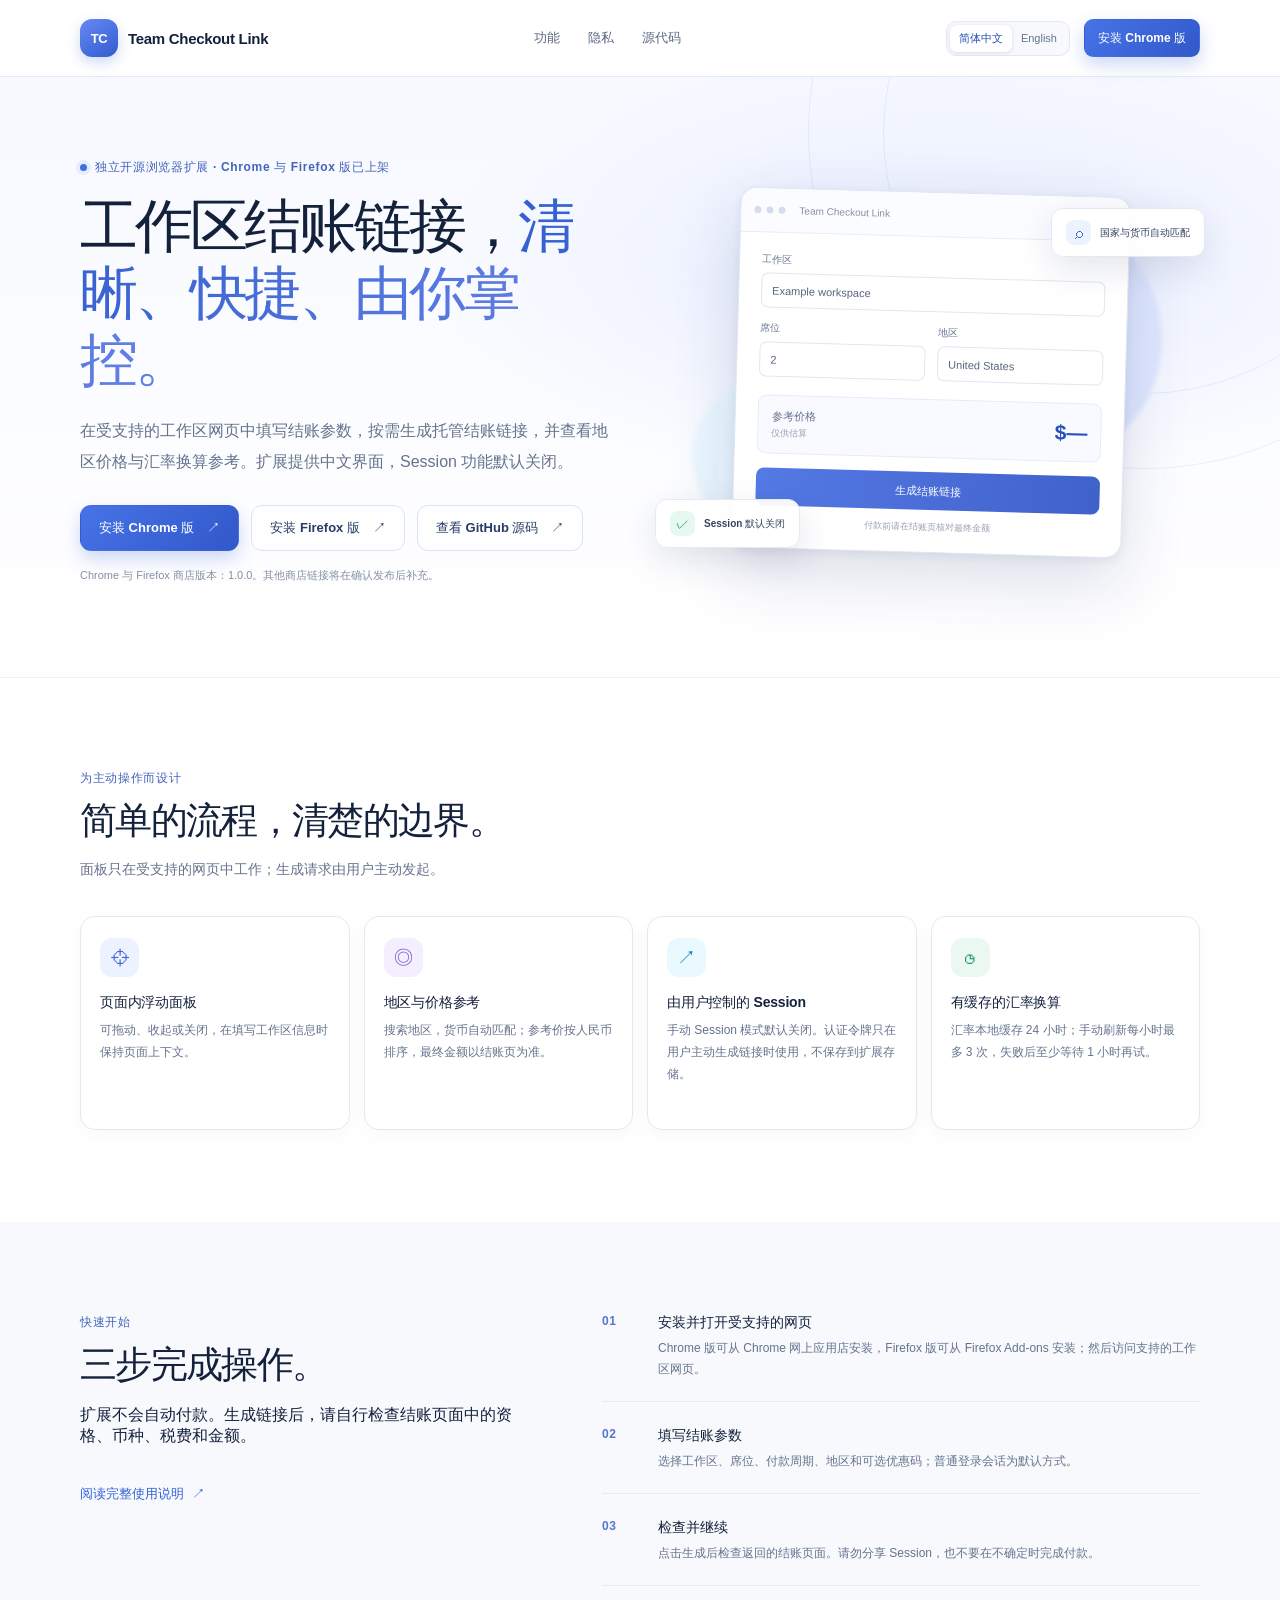
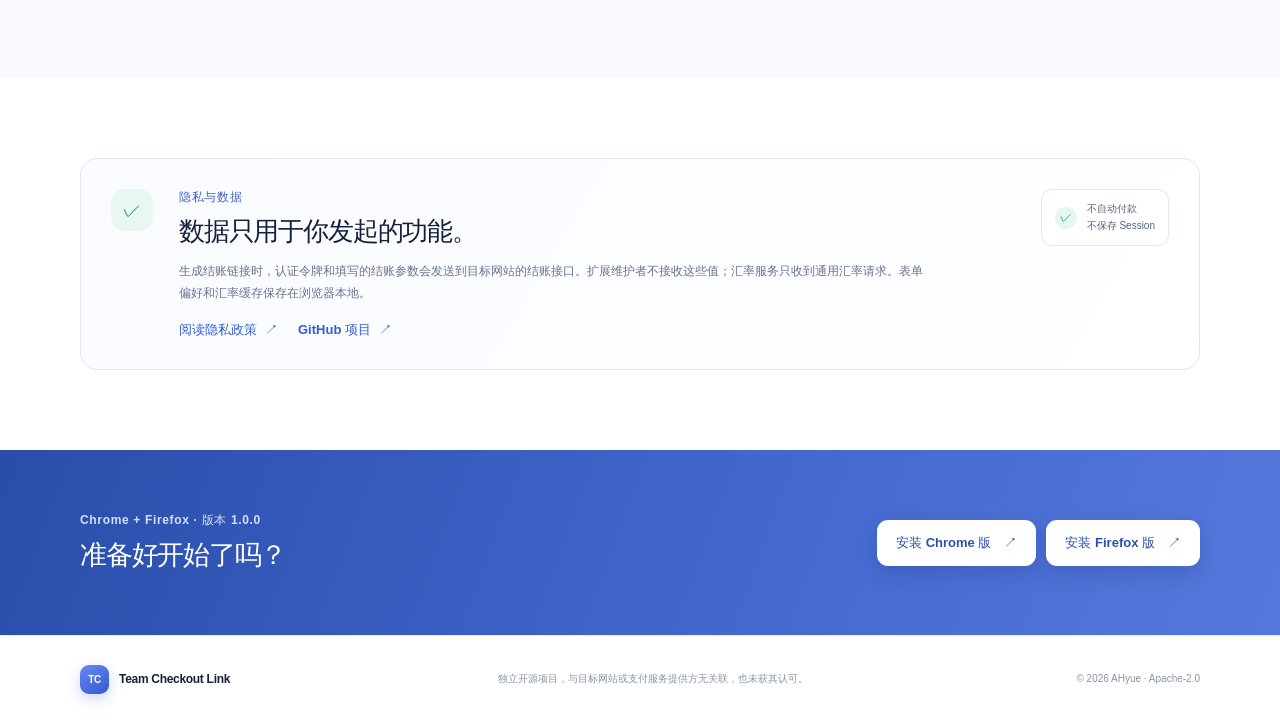
<file: docs/index.html>
<!doctype html>
<html lang="zh-CN">
  <head>
    <meta charset="utf-8">
    <meta name="viewport" content="width=device-width, initial-scale=1">
    <meta name="theme-color" content="#f5f8ff">
    <meta name="description" content="Team Checkout Link — an independent open-source browser extension with an in-page Chinese and English language switch.">
    <title>Team Checkout Link — 简体中文</title>
    <link rel="icon" href="./favicon.svg" type="image/svg+xml">
    <link rel="stylesheet" href="./styles.css">
    <script src="./app.js" defer></script>
  </head>
  <body>
    <header class="site-header">
      <div class="container header-inner">
        <a class="brand" href="#top" aria-label="Team Checkout Link home">
          <span class="brand-mark" aria-hidden="true">TC</span>
          <span class="brand-name">Team Checkout Link</span>
        </a>
        <nav class="main-nav" aria-label="Main navigation">
          <a href="#features" data-copy="navFeatures">功能</a>
          <a href="#privacy" data-copy="navPrivacy">隐私</a>
          <a href="https://github.com/AHyue/teamCheckoutLink" target="_blank" rel="noopener noreferrer" data-copy="navSource">源代码</a>
        </nav>
        <div class="header-actions">
          <div class="language-switch" role="group" aria-label="Language">
            <button type="button" data-language="zh" aria-pressed="true">简体中文</button>
            <button type="button" data-language="en" aria-pressed="false">English</button>
          </div>
          <a class="button button-small button-primary" href="https://chrome.google.com/webstore/detail/egjbpdjjmmmbnccbhhknnnimpbjhmdie" target="_blank" rel="noopener noreferrer" data-copy="installChrome">安装 Chrome 版</a>
        </div>
      </div>
    </header>

    <main id="top">
      <section class="hero">
        <div class="container hero-grid">
          <div class="hero-copy">
            <p class="eyebrow"><span class="eyebrow-dot"></span><span data-copy="eyebrow">独立开源浏览器扩展 · Chrome 与 Firefox 版已上架</span></p>
            <h1><span data-copy="heroTitleLead">工作区结账链接，</span><span class="text-gradient" data-copy="heroTitleAccent">清晰、快捷、由你掌控。</span></h1>
            <p class="hero-description" data-copy="heroDescription">在受支持的工作区网页中填写结账参数，按需生成托管结账链接，并查看地区价格与汇率换算参考。扩展提供中文界面，Session 功能默认关闭。</p>
            <div class="hero-actions">
              <a class="button button-primary" href="https://chrome.google.com/webstore/detail/egjbpdjjmmmbnccbhhknnnimpbjhmdie" target="_blank" rel="noopener noreferrer"><span data-copy="installChrome">安装 Chrome 版</span><span aria-hidden="true">↗</span></a>
              <a class="button button-secondary" href="https://addons.mozilla.org/addon/team-checkout-link/" target="_blank" rel="noopener noreferrer"><span data-copy="installFirefox">安装 Firefox 版</span><span aria-hidden="true">↗</span></a>
              <a class="button button-secondary" href="https://github.com/AHyue/teamCheckoutLink" target="_blank" rel="noopener noreferrer"><span data-copy="viewSource">查看 GitHub 源码</span><span aria-hidden="true">↗</span></a>
            </div>
            <p class="hero-note" data-copy="heroNote">Chrome 与 Firefox 商店版本：1.0.0。其他商店链接将在确认发布后补充。</p>
          </div>
          <div class="hero-art" aria-hidden="true">
            <div class="glow glow-one"></div>
            <div class="glow glow-two"></div>
            <div class="mock-window">
              <div class="mock-titlebar"><span></span><span></span><span></span><i>Team Checkout Link</i></div>
              <div class="mock-content">
                <div class="mock-label" data-copy="mockWorkspace">工作区</div>
                <div class="mock-input">Example workspace</div>
                <div class="mock-two-col"><div><div class="mock-label" data-copy="mockSeats">席位</div><div class="mock-input">2</div></div><div><div class="mock-label" data-copy="mockRegion">地区</div><div class="mock-input">United States</div></div></div>
                <div class="mock-price"><span data-copy="mockPrice">参考价格</span><b>$—</b><small data-copy="mockEstimate">仅供估算</small></div>
                <div class="mock-cta" data-copy="mockButton">生成结账链接 <span aria-hidden="true">→</span></div>
                <div class="mock-caption" data-copy="mockFooter">付款前请在结账页核对最终金额</div>
              </div>
            </div>
            <div class="floating-chip chip-top"><span class="chip-icon">⌕</span><span data-copy="chipSearch">国家与货币自动匹配</span></div>
            <div class="floating-chip chip-bottom"><span class="chip-icon chip-check">✓</span><span data-copy="chipSession">Session 默认关闭</span></div>
          </div>
        </div>
      </section>

      <section class="section features-section" id="features">
        <div class="container">
          <div class="section-heading">
            <p class="eyebrow" data-copy="featuresEyebrow">为主动操作而设计</p>
            <h2 data-copy="featuresTitle">简单的流程，清楚的边界。</h2>
            <p data-copy="featuresIntro">面板只在受支持的网页中工作；生成请求由用户主动发起。</p>
          </div>
          <div class="feature-grid">
            <article class="feature-card">
              <span class="feature-icon icon-blue" aria-hidden="true">⌖</span>
              <h3 data-copy="featurePanelTitle">页面内浮动面板</h3>
              <p data-copy="featurePanelText">可拖动、收起或关闭，在填写工作区信息时保持页面上下文。</p>
            </article>
            <article class="feature-card">
              <span class="feature-icon icon-violet" aria-hidden="true">◎</span>
              <h3 data-copy="featureRegionTitle">地区与价格参考</h3>
              <p data-copy="featureRegionText">搜索地区，货币自动匹配；参考价按人民币排序，最终金额以结账页为准。</p>
            </article>
            <article class="feature-card">
              <span class="feature-icon icon-cyan" aria-hidden="true">↗</span>
              <h3 data-copy="featureSessionTitle">由用户控制的 Session</h3>
              <p data-copy="featureSessionText">手动 Session 模式默认关闭。认证令牌只在用户主动生成链接时使用，不保存到扩展存储。</p>
            </article>
            <article class="feature-card">
              <span class="feature-icon icon-green" aria-hidden="true">◷</span>
              <h3 data-copy="featureRateTitle">有缓存的汇率换算</h3>
              <p data-copy="featureRateText">汇率本地缓存 24 小时；手动刷新每小时最多 3 次，失败后至少等待 1 小时再试。</p>
            </article>
          </div>
        </div>
      </section>

      <section class="section steps-section">
        <div class="container steps-layout">
          <div class="section-heading steps-heading">
            <p class="eyebrow" data-copy="stepsEyebrow">快速开始</p>
            <h2 data-copy="stepsTitle">三步完成操作。</h2>
            <p data-copy="stepsIntro">扩展不会自动付款。生成链接后，请自行检查结账页面中的资格、币种、税费和金额。</p>
            <a class="text-link" data-guide-link href="https://github.com/AHyue/teamCheckoutLink#使用" target="_blank" rel="noopener noreferrer"><span data-copy="readGuide">阅读完整使用说明</span><span aria-hidden="true">↗</span></a>
          </div>
          <ol class="steps-list">
            <li><span class="step-number">01</span><div><h3 data-copy="stepOneTitle">安装并打开受支持的网页</h3><p data-copy="stepOneText">Chrome 版可从 Chrome 网上应用店安装，Firefox 版可从 Firefox Add-ons 安装；然后访问支持的工作区网页。</p></div></li>
            <li><span class="step-number">02</span><div><h3 data-copy="stepTwoTitle">填写结账参数</h3><p data-copy="stepTwoText">选择工作区、席位、付款周期、地区和可选优惠码；普通登录会话为默认方式。</p></div></li>
            <li><span class="step-number">03</span><div><h3 data-copy="stepThreeTitle">检查并继续</h3><p data-copy="stepThreeText">点击生成后检查返回的结账页面。请勿分享 Session，也不要在不确定时完成付款。</p></div></li>
          </ol>
        </div>
      </section>

      <section class="section privacy-section" id="privacy">
        <div class="container privacy-card">
          <div class="privacy-mark" aria-hidden="true">✓</div>
          <div class="privacy-copy">
            <p class="eyebrow" data-copy="privacyEyebrow">隐私与数据</p>
            <h2 data-copy="privacyTitle">数据只用于你发起的功能。</h2>
            <p data-copy="privacyText">生成结账链接时，认证令牌和填写的结账参数会发送到目标网站的结账接口。扩展维护者不接收这些值；汇率服务只收到通用汇率请求。表单偏好和汇率缓存保存在浏览器本地。</p>
            <div class="privacy-links">
              <a class="text-link" href="https://github.com/AHyue/teamCheckoutLink/blob/main/PRIVACY.md" target="_blank" rel="noopener noreferrer"><span data-copy="privacyPolicy">阅读隐私政策</span><span aria-hidden="true">↗</span></a>
              <a class="text-link" href="https://github.com/AHyue/teamCheckoutLink" target="_blank" rel="noopener noreferrer"><span data-copy="githubRepo">GitHub 项目</span><span aria-hidden="true">↗</span></a>
            </div>
          </div>
          <div class="privacy-side-note"><span class="side-check">✓</span><span class="privacy-side-lines"><span data-copy="privacySideFirst">不自动付款</span><span data-copy="privacySideSecond">不保存 Session</span></span></div>
        </div>
      </section>

      <section class="closing-cta">
        <div class="container closing-inner">
          <div><p class="eyebrow" data-copy="closingEyebrow">Chrome + Firefox · 版本 1.0.0</p><h2 data-copy="closingTitle">准备好开始了吗？</h2></div>
          <div class="closing-actions">
            <a class="button button-light" href="https://chrome.google.com/webstore/detail/egjbpdjjmmmbnccbhhknnnimpbjhmdie" target="_blank" rel="noopener noreferrer"><span data-copy="installChrome">安装 Chrome 版</span><span aria-hidden="true">↗</span></a>
            <a class="button button-light" href="https://addons.mozilla.org/addon/team-checkout-link/" target="_blank" rel="noopener noreferrer"><span data-copy="installFirefox">安装 Firefox 版</span><span aria-hidden="true">↗</span></a>
          </div>
        </div>
      </section>
    </main>

    <footer class="site-footer">
      <div class="container footer-inner">
        <a class="brand footer-brand" href="#top"><span class="brand-mark" aria-hidden="true">TC</span><span class="brand-name">Team Checkout Link</span></a>
        <p data-copy="footerDisclaimer">独立开源项目，与目标网站或支付服务提供方无关联，也未获其认可。</p>
        <span class="footer-license">© 2026 AHyue · Apache-2.0</span>
      </div>
    </footer>
  </body>
</html>
</file>
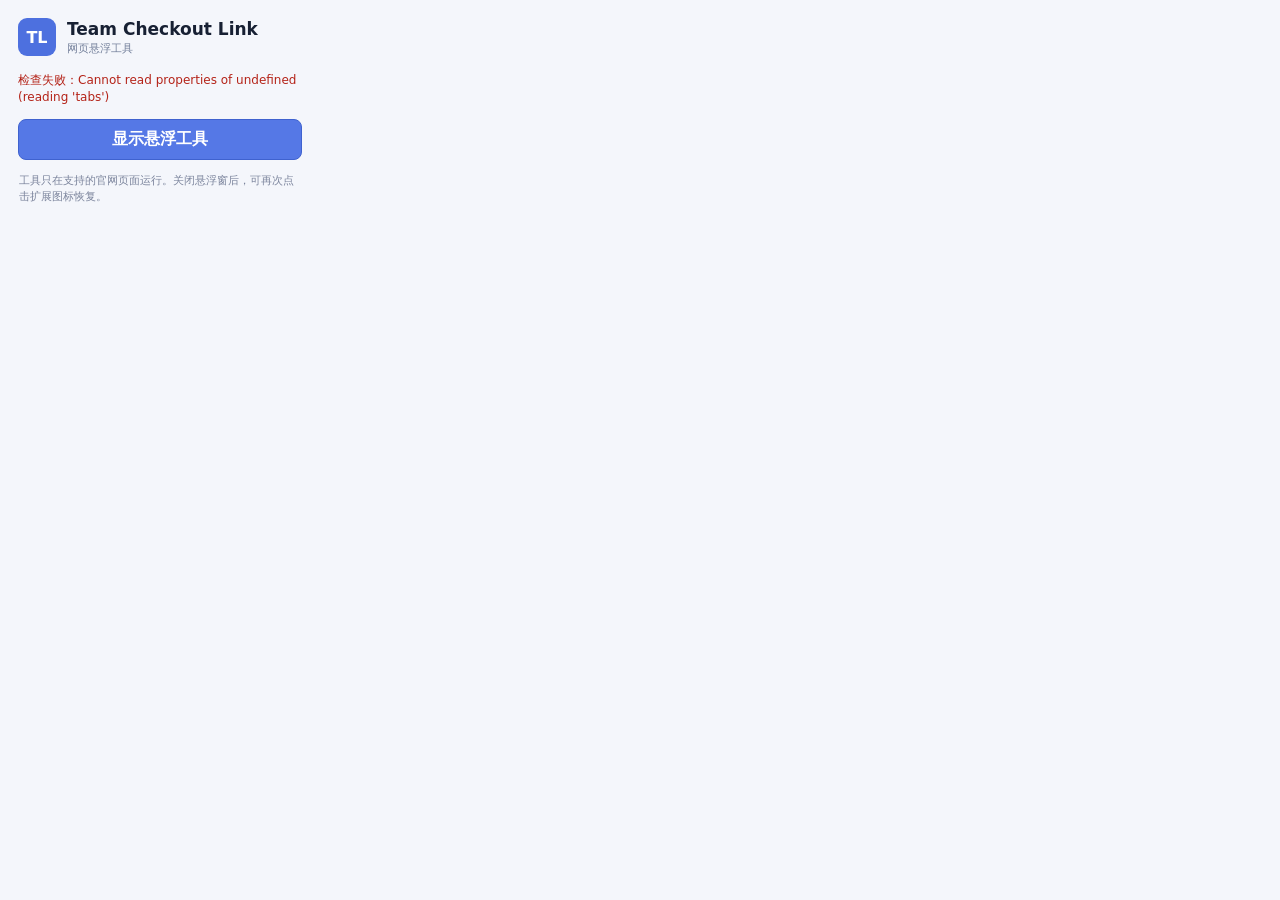
<file: popup.html>
<!doctype html>
<html lang="zh-CN">
<head>
  <meta charset="utf-8">
  <meta name="viewport" content="width=device-width,initial-scale=1">
  <title>Team Checkout Link</title>
  <link rel="stylesheet" href="popup.css">
</head>
<body>
  <main>
    <header>
      <span class="brand">TL</span>
      <div><h1>Team Checkout Link</h1><p>网页悬浮工具</p></div>
    </header>
    <p id="status" class="status">正在检查当前页面…</p>
    <button id="showPanel" type="button">显示悬浮工具</button>
    <button id="openSite" class="secondary" type="button" hidden>打开官网</button>
    <p class="hint">工具只在支持的官网页面运行。关闭悬浮窗后，可再次点击扩展图标恢复。</p>
  </main>
  <script src="popup.js"></script>
</body>
</html>
</file>
<file: docs/styles.css>
:root {
  color-scheme: light;
  --ink: #14213b;
  --muted: #66738d;
  --blue: #315fd6;
  --blue-dark: #244bb5;
  --line: #e3e9f4;
  --surface: #fff;
  --soft: #f5f8ff;
  font-family: Inter, "Segoe UI", "Noto Sans SC", "Microsoft YaHei", sans-serif;
  font-synthesis: none;
  text-rendering: optimizeLegibility;
}

* { box-sizing: border-box; }
html { scroll-behavior: smooth; }
body { margin: 0; background: var(--surface); color: var(--ink); }
a { color: inherit; text-decoration: none; }
button { font: inherit; }
.container { width: min(1120px, calc(100% - 48px)); margin: 0 auto; }

.site-header { position: sticky; z-index: 10; top: 0; border-bottom: 1px solid rgb(223 231 244 / 85%); background: rgb(255 255 255 / 92%); backdrop-filter: blur(16px); }
.header-inner { min-height: 76px; display: flex; align-items: center; justify-content: space-between; gap: 28px; }
.brand { display: inline-flex; flex: 0 0 auto; align-items: center; gap: 10px; }
.brand-mark { display: grid; width: 38px; height: 38px; place-items: center; border-radius: 12px; background: linear-gradient(145deg, #6889f3, #315bd0); box-shadow: 0 5px 13px rgb(49 95 214 / 24%); color: #fff; font-size: 13px; font-weight: 850; letter-spacing: -.5px; }
.brand-name { font-size: 15px; font-weight: 760; letter-spacing: -.3px; white-space: nowrap; }
.main-nav { display: flex; align-items: center; gap: 28px; color: #5c6982; font-size: 13px; }
.main-nav a:hover, .text-link:hover { color: var(--blue-dark); }
.header-actions { display: flex; align-items: center; gap: 14px; }
.language-switch { display: inline-flex; padding: 3px; border: 1px solid var(--line); border-radius: 10px; background: #f7f9fd; }
.language-switch button { padding: 6px 9px; border: 0; border-radius: 7px; background: transparent; color: #67748c; cursor: pointer; font-size: 11px; }
.language-switch button[aria-pressed="true"] { background: #fff; box-shadow: 0 1px 4px rgb(24 44 82 / 14%); color: var(--blue-dark); font-weight: 750; }
.button { display: inline-flex; min-height: 46px; align-items: center; justify-content: center; gap: 13px; padding: 0 18px; border: 1px solid transparent; border-radius: 11px; cursor: pointer; font-size: 13px; font-weight: 740; transition: transform .18s ease, box-shadow .18s ease, background .18s ease; }
.button:hover { transform: translateY(-1px); }
.button-primary { background: linear-gradient(135deg, #4773e7, #3158c9); box-shadow: 0 8px 18px rgb(49 95 214 / 24%); color: #fff; }
.button-primary:hover { box-shadow: 0 11px 22px rgb(49 95 214 / 31%); }
.button-small { min-height: 38px; padding: 0 13px; border-radius: 9px; font-size: 12px; }
.button-secondary { border-color: #dce4f3; background: rgb(255 255 255 / 83%); color: #283c67; }
.button-secondary:hover { background: #fff; box-shadow: 0 7px 20px rgb(30 54 96 / 8%); }

.hero { position: relative; overflow: hidden; background: radial-gradient(ellipse at 74% 32%, #e7edff 0, transparent 39%), linear-gradient(180deg, #f7f9ff 0%, #fff 100%); }
.hero::before { position: absolute; top: -280px; right: -200px; width: 670px; height: 670px; border: 1px solid rgb(112 141 227 / 13%); border-radius: 50%; content: ""; }
.hero::after { position: absolute; top: -205px; right: -125px; width: 520px; height: 520px; border: 1px solid rgb(112 141 227 / 13%); border-radius: 50%; content: ""; }
.hero-grid { position: relative; z-index: 1; display: grid; min-height: 600px; grid-template-columns: 1fr 1fr; align-items: center; gap: 44px; padding-top: 52px; padding-bottom: 62px; }
.hero-copy { max-width: 560px; }
.eyebrow { display: flex; align-items: center; gap: 8px; margin: 0 0 17px; color: #4364ba; font-size: 12px; font-weight: 750; letter-spacing: .055em; }
.eyebrow-dot { width: 7px; height: 7px; border-radius: 50%; background: #3e70e0; box-shadow: 0 0 0 4px #e7edff; }
.hero h1 { max-width: 620px; margin: 0; font-size: clamp(38px, 4.6vw, 58px); font-weight: 810; letter-spacing: -.055em; line-height: 1.15; }
.text-gradient { background: linear-gradient(100deg, #345fcf, #6682e6); background-clip: text; color: transparent; }
.hero-description { max-width: 550px; margin: 23px 0 0; color: var(--muted); font-size: 16px; line-height: 1.9; }
.hero-actions { display: flex; flex-wrap: wrap; gap: 12px; margin-top: 28px; }
.hero-note { margin: 16px 0 0; color: #8690a4; font-size: 11px; line-height: 1.6; }
.hero-art { position: relative; display: grid; min-height: 400px; place-items: center; }
.glow { position: absolute; border-radius: 50%; filter: blur(2px); }
.glow-one { top: 40px; right: 38px; width: 255px; height: 255px; background: #dfe7ff; }
.glow-two { bottom: 33px; left: 30px; width: 165px; height: 165px; background: #ebf7ff; }
.mock-window { position: relative; z-index: 1; width: min(390px, 90%); overflow: hidden; transform: rotate(1.6deg); border: 1px solid #e1e7f1; border-radius: 16px; background: #fff; box-shadow: 0 24px 65px rgb(37 59 111 / 16%), 0 3px 10px rgb(37 59 111 / 7%); }
.mock-titlebar { display: flex; height: 44px; align-items: center; gap: 5px; border-bottom: 1px solid #e9edf5; background: #fbfcff; padding: 0 13px; }
.mock-titlebar > span { width: 7px; height: 7px; border-radius: 50%; background: #d4dced; }
.mock-titlebar i { margin-left: 9px; color: #8490a5; font-size: 10px; font-style: normal; }
.mock-content { padding: 20px 22px 18px; }
.mock-label { margin-bottom: 6px; color: #697792; font-size: 10px; }
.mock-input { min-height: 35px; display: flex; align-items: center; border: 1px solid #e1e6f0; border-radius: 7px; background: #fff; padding: 0 10px; color: #58657e; font-size: 11px; }
.mock-two-col { display: grid; grid-template-columns: 1fr 1fr; gap: 12px; margin-top: 14px; }
.mock-price { display: grid; grid-template-columns: 1fr auto; align-items: center; margin-top: 18px; border: 1px solid #e5ebfa; border-radius: 9px; background: #f8faff; padding: 13px; color: #65728b; font-size: 11px; }
.mock-price b { grid-column: 2; grid-row: 1 / span 2; color: #254fb9; font-size: 21px; }
.mock-price small { margin-top: 3px; color: #96a0b2; font-size: 9px; }
.mock-cta { display: flex; min-height: 38px; align-items: center; justify-content: center; gap: 10px; margin-top: 14px; border-radius: 8px; background: linear-gradient(100deg, #5579e5, #3f61ca); color: #fff; font-size: 11px; font-weight: 700; }
.mock-caption { margin-top: 11px; color: #98a1b1; font-size: 9px; text-align: center; }
.floating-chip { position: absolute; z-index: 2; display: flex; align-items: center; gap: 9px; border: 1px solid #e4eaf4; border-radius: 12px; background: rgb(255 255 255 / 94%); box-shadow: 0 12px 35px rgb(29 50 95 / 12%); padding: 11px 14px; color: #34425f; font-size: 10px; font-weight: 680; }
.chip-top { top: 36px; right: -5px; }
.chip-bottom { bottom: 24px; left: -7px; }
.chip-icon { display: grid; width: 25px; height: 25px; place-items: center; border-radius: 8px; background: #edf2ff; color: #4568d0; font-size: 16px; }
.chip-check { background: #e7f8f1; color: #189a70; font-size: 13px; font-weight: 850; }

.section { padding: 92px 0; }
.features-section { border-top: 1px solid #eff2f7; }
.section-heading { max-width: 620px; margin-bottom: 34px; }
.section-heading .eyebrow { margin-bottom: 11px; }
.section-heading h2, .privacy-copy h2, .closing-inner h2 { margin: 0; font-size: clamp(27px, 3.1vw, 37px); letter-spacing: -.045em; line-height: 1.25; }
.section-heading > p:last-child { margin: 13px 0 0; color: var(--muted); font-size: 14px; line-height: 1.8; }
.feature-grid { display: grid; grid-template-columns: repeat(4, 1fr); gap: 14px; }
.feature-card { min-height: 214px; border: 1px solid var(--line); border-radius: 15px; background: #fff; padding: 21px 19px; box-shadow: 0 6px 20px rgb(34 56 100 / 3%); }
.feature-icon { display: grid; width: 39px; height: 39px; place-items: center; border-radius: 12px; font-size: 19px; font-weight: 800; }
.icon-blue { background: #edf2ff; color: #4067d4; }
.icon-violet { background: #f3efff; color: #7658ce; }
.icon-cyan { background: #e9f9ff; color: #1688b2; }
.icon-green { background: #eaf8f1; color: #209571; }
.feature-card h3 { margin: 17px 0 8px; font-size: 14px; letter-spacing: -.2px; }
.feature-card p { margin: 0; color: var(--muted); font-size: 12px; line-height: 1.8; }

.steps-section { background: #f7f9fd; }
.steps-layout { display: grid; grid-template-columns: .85fr 1.15fr; gap: 80px; align-items: start; }
.steps-heading { margin: 0; }
.text-link { display: inline-flex; align-items: center; gap: 8px; color: var(--blue); font-size: 13px; font-weight: 730; }
.steps-heading .text-link { margin-top: 22px; }
.steps-list { display: grid; gap: 5px; margin: 0; padding: 0; list-style: none; }
.steps-list li { display: flex; gap: 18px; border-bottom: 1px solid #e6ebf3; padding: 0 0 21px; }
.steps-list li + li { padding-top: 20px; }
.step-number { flex: 0 0 38px; color: #5576d3; font-size: 12px; font-weight: 780; letter-spacing: .04em; }
.steps-list h3 { margin: 0 0 6px; font-size: 14px; }
.steps-list p { margin: 0; color: var(--muted); font-size: 12px; line-height: 1.75; }

.privacy-section { padding: 80px 0; }
.privacy-card { display: grid; grid-template-columns: 48px 1fr auto; align-items: start; gap: 20px; border: 1px solid #dfe7f4; border-radius: 17px; background: linear-gradient(120deg, #f9fbff, #fff); padding: 30px; }
.privacy-mark { display: grid; width: 42px; height: 42px; place-items: center; border-radius: 14px; background: #e9f7f1; color: #20906f; font-size: 18px; font-weight: 850; }
.privacy-copy .eyebrow { margin: 0 0 9px; }
.privacy-copy h2 { font-size: 26px; }
.privacy-copy > p:not(.eyebrow) { max-width: 750px; margin: 12px 0 0; color: var(--muted); font-size: 12px; line-height: 1.85; }
.privacy-links { display: flex; flex-wrap: wrap; gap: 20px; margin-top: 17px; }
.privacy-side-note { display: flex; align-items: center; gap: 10px; border: 1px solid #e2e9f4; border-radius: 11px; background: #fff; padding: 11px 13px; color: #53617a; font-size: 10px; line-height: 1.65; white-space: nowrap; }
.privacy-side-lines { display: grid; }
.side-check { display: grid; width: 22px; height: 22px; place-items: center; border-radius: 50%; background: #e6f7ef; color: #168c68; font-size: 12px; font-weight: 850; }

.closing-cta { background: linear-gradient(110deg, #294da9, #4268cf 58%, #5578dc); color: #fff; }
.closing-inner { display: flex; min-height: 185px; align-items: center; justify-content: space-between; gap: 30px; }
.closing-actions { display: flex; flex-wrap: wrap; gap: 10px; }
.closing-inner .eyebrow { margin-bottom: 10px; color: #d5e0ff; }
.closing-inner h2 { font-size: 27px; }
.button-light { background: #fff; box-shadow: 0 8px 20px rgb(14 33 87 / 17%); color: #2c50b2; }
.button-light:hover { box-shadow: 0 11px 25px rgb(14 33 87 / 24%); }
.site-footer { border-top: 1px solid #e9edf4; background: #fff; }
.footer-inner { display: flex; min-height: 86px; align-items: center; justify-content: space-between; gap: 20px; }
.footer-brand .brand-mark { width: 29px; height: 29px; border-radius: 9px; font-size: 10px; }
.footer-brand .brand-name { font-size: 12px; }
.footer-inner p, .footer-license { margin: 0; color: #8993a5; font-size: 10px; line-height: 1.6; }

:focus-visible { outline: 3px solid #88a6ff; outline-offset: 3px; }
@media (max-width: 940px) {
  .header-inner { gap: 15px; }
  .main-nav { gap: 16px; }
  .feature-grid { grid-template-columns: repeat(2, 1fr); }
  .hero-grid { gap: 15px; }
  .steps-layout { gap: 40px; }
  .privacy-card { grid-template-columns: 42px 1fr; }
  .privacy-side-note { grid-column: 2; justify-self: start; }
}
@media (max-width: 680px) {
  .container { width: min(100% - 32px, 520px); }
  .header-inner { min-height: 66px; flex-wrap: wrap; justify-content: space-between; gap: 10px; padding: 10px 0; }
  .brand-name { font-size: 13px; }
  .main-nav { order: 3; width: 100%; justify-content: center; gap: 26px; padding: 5px 0 1px; font-size: 12px; }
  .header-actions { gap: 7px; }
  .language-switch button { padding: 6px 7px; font-size: 10px; }
  .button-small { min-height: 34px; padding: 0 9px; font-size: 10px; }
  .hero-grid { min-height: 0; grid-template-columns: 1fr; gap: 13px; padding-top: 58px; padding-bottom: 45px; }
  .hero h1 { font-size: clamp(36px, 10vw, 50px); }
  .hero-description { margin-top: 17px; font-size: 14px; }
  .hero-art { min-height: 350px; margin-top: 5px; }
  .mock-window { width: min(380px, 86%); }
  .chip-top { top: 10px; right: 0; }
  .chip-bottom { bottom: 1px; left: 0; }
  .section { padding: 65px 0; }
  .feature-grid { grid-template-columns: 1fr; gap: 10px; }
  .feature-card { min-height: 0; padding: 18px; }
  .feature-card h3 { margin-top: 12px; }
  .steps-layout { grid-template-columns: 1fr; gap: 34px; }
  .privacy-section { padding: 55px 0; }
  .privacy-card { grid-template-columns: 1fr; gap: 14px; padding: 21px; }
  .privacy-copy h2 { font-size: 23px; }
  .privacy-side-note { grid-column: 1; }
  .closing-inner { min-height: 0; align-items: flex-start; flex-direction: column; padding-top: 37px; padding-bottom: 37px; }
  .closing-inner h2 { font-size: 25px; }
  .footer-inner { align-items: flex-start; flex-direction: column; justify-content: center; gap: 9px; padding-top: 18px; padding-bottom: 18px; }
}
@media (prefers-reduced-motion: reduce) {
  html { scroll-behavior: auto; }
  *, *::before, *::after { transition-duration: .01ms !important; }
}
</file>
<file: popup.css>
:root { font-family: "Segoe UI", system-ui, sans-serif; color: #172033; background: #f4f6fb; }
* { box-sizing: border-box; }
[hidden] { display: none !important; }
body { width: 320px; margin: 0; }
main { padding: 18px; }
header { display: flex; align-items: center; gap: 11px; margin-bottom: 16px; }
.brand { display: grid; width: 38px; height: 38px; place-items: center; border-radius: 9px; background: #4d70df; color: #fff; font-weight: 800; }
h1 { margin: 0; font-size: 17px; }
header p { margin: 2px 0 0; color: #74809b; font-size: 11px; }
.status { min-height: 34px; margin: 0 0 12px; color: #5f6983; font-size: 12px; line-height: 1.45; }
.status.error { color: #b42318; }
button { width: 100%; min-height: 41px; border: 1px solid #3f62cf; border-radius: 8px; background: #5578e6; color: #fff; cursor: pointer; font: inherit; font-weight: 700; }
button.secondary { margin-top: 8px; border-color: #c2cbe2; background: #fff; color: #2e3955; }
button:disabled { cursor: wait; opacity: .6; }
.hint { margin: 13px 1px 0; color: #7c859d; font-size: 11px; line-height: 1.5; }
</file>
